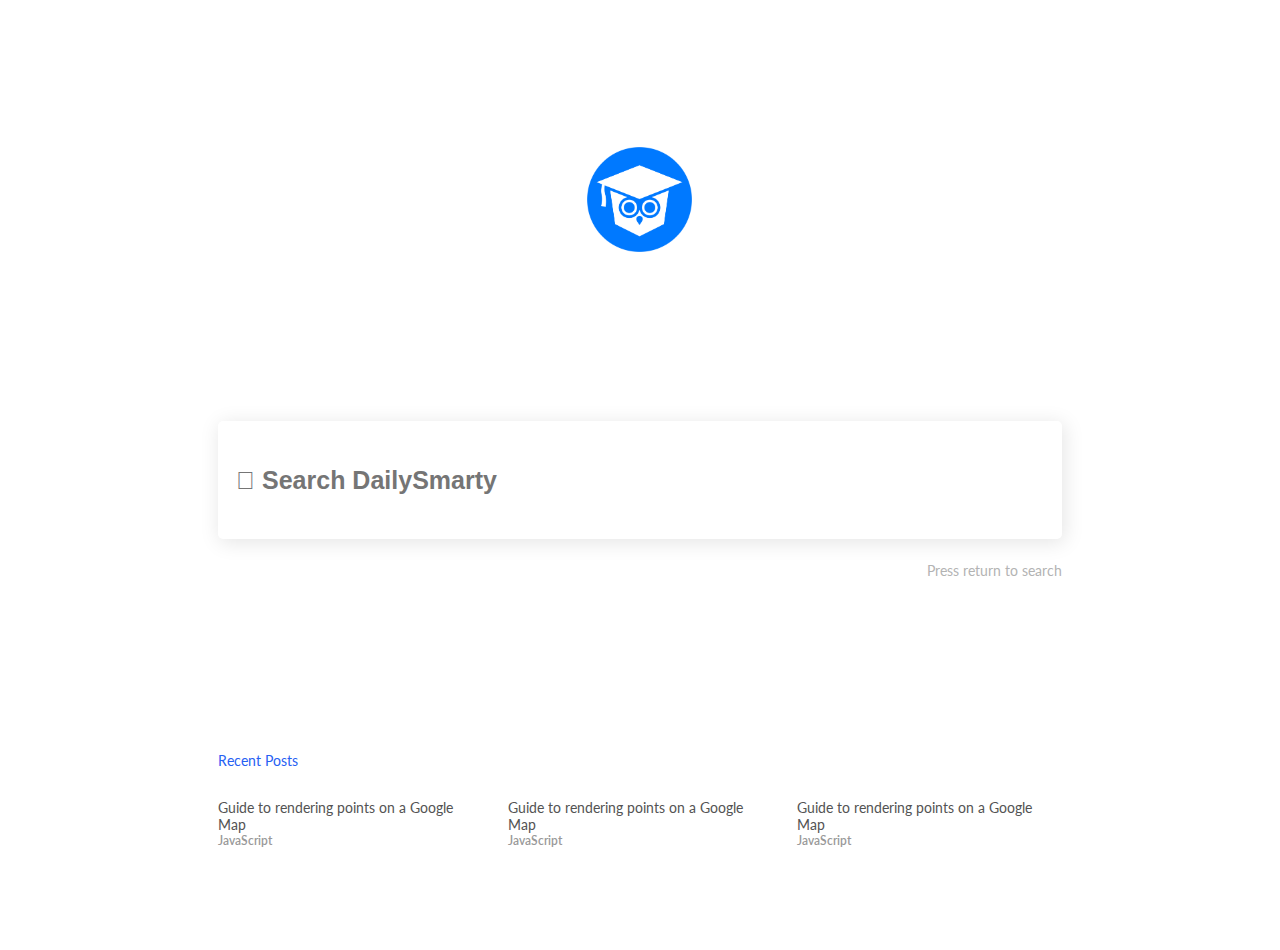
<file: daily smarty - search/index.html>
<!DOCTYPE html>
<html>

<head>
    <meta charset="utf-8" />
    <meta http-equiv="X-UA-Compatible" content="IE=edge">
    <title>Front End Search Implementation</title>
    <meta name="viewport" content="width=device-width, initial-scale=1">
    <link href="https://fonts.googleapis.com/css?family=Lato" rel="stylesheet">
    <link rel="stylesheet" href="https://use.fontawesome.com/releases/v5.0.13/css/all.css" integrity="sha384-DNOHZ68U8hZfKXOrtjWvjxusGo9WQnrNx2sqG0tfsghAvtVlRW3tvkXWZh58N9jp"
        crossorigin="anonymous">
    
        <link rel="stylesheet" type="text/css" media="screen" href="styles/styles.css" />

</head>

<body>

    <div class="container container-homepage">
        <div class="homepage-logo">
            <img src="images/ds_circle_logo.png" alt="">
        </div>

        <div class="search-bar homepage-search-bar">
            <input type="text" placeholder="&#xf002; Search DailySmarty">
            <p>Press return to search</p>
        </div>

        <div class="recent-posts-wrapper">
            <div class="recent-posts-heading">
                Recent Posts
            </div>

            <div class="recent-posts">
                <div class="recent-post">
                    <div class="recent-post-title">
                        Guide to rendering points on a Google Map
                    </div>
                    <div class="recent-post-category">
                        JavaScript
                    </div>
                </div>
                <div class="recent-post">
                    <div class="recent-post-title">
                        Guide to rendering points on a Google Map
                    </div>
                    <div class="recent-post-category">
                        JavaScript
                    </div>
                </div>
                <div class="recent-post">
                    <div class="recent-post-title">
                        Guide to rendering points on a Google Map
                    </div>
                    <div class="recent-post-category">
                        JavaScript
                    </div>
                </div>
            </div>
        </div>
    </div>

</body>

</html>
</file>
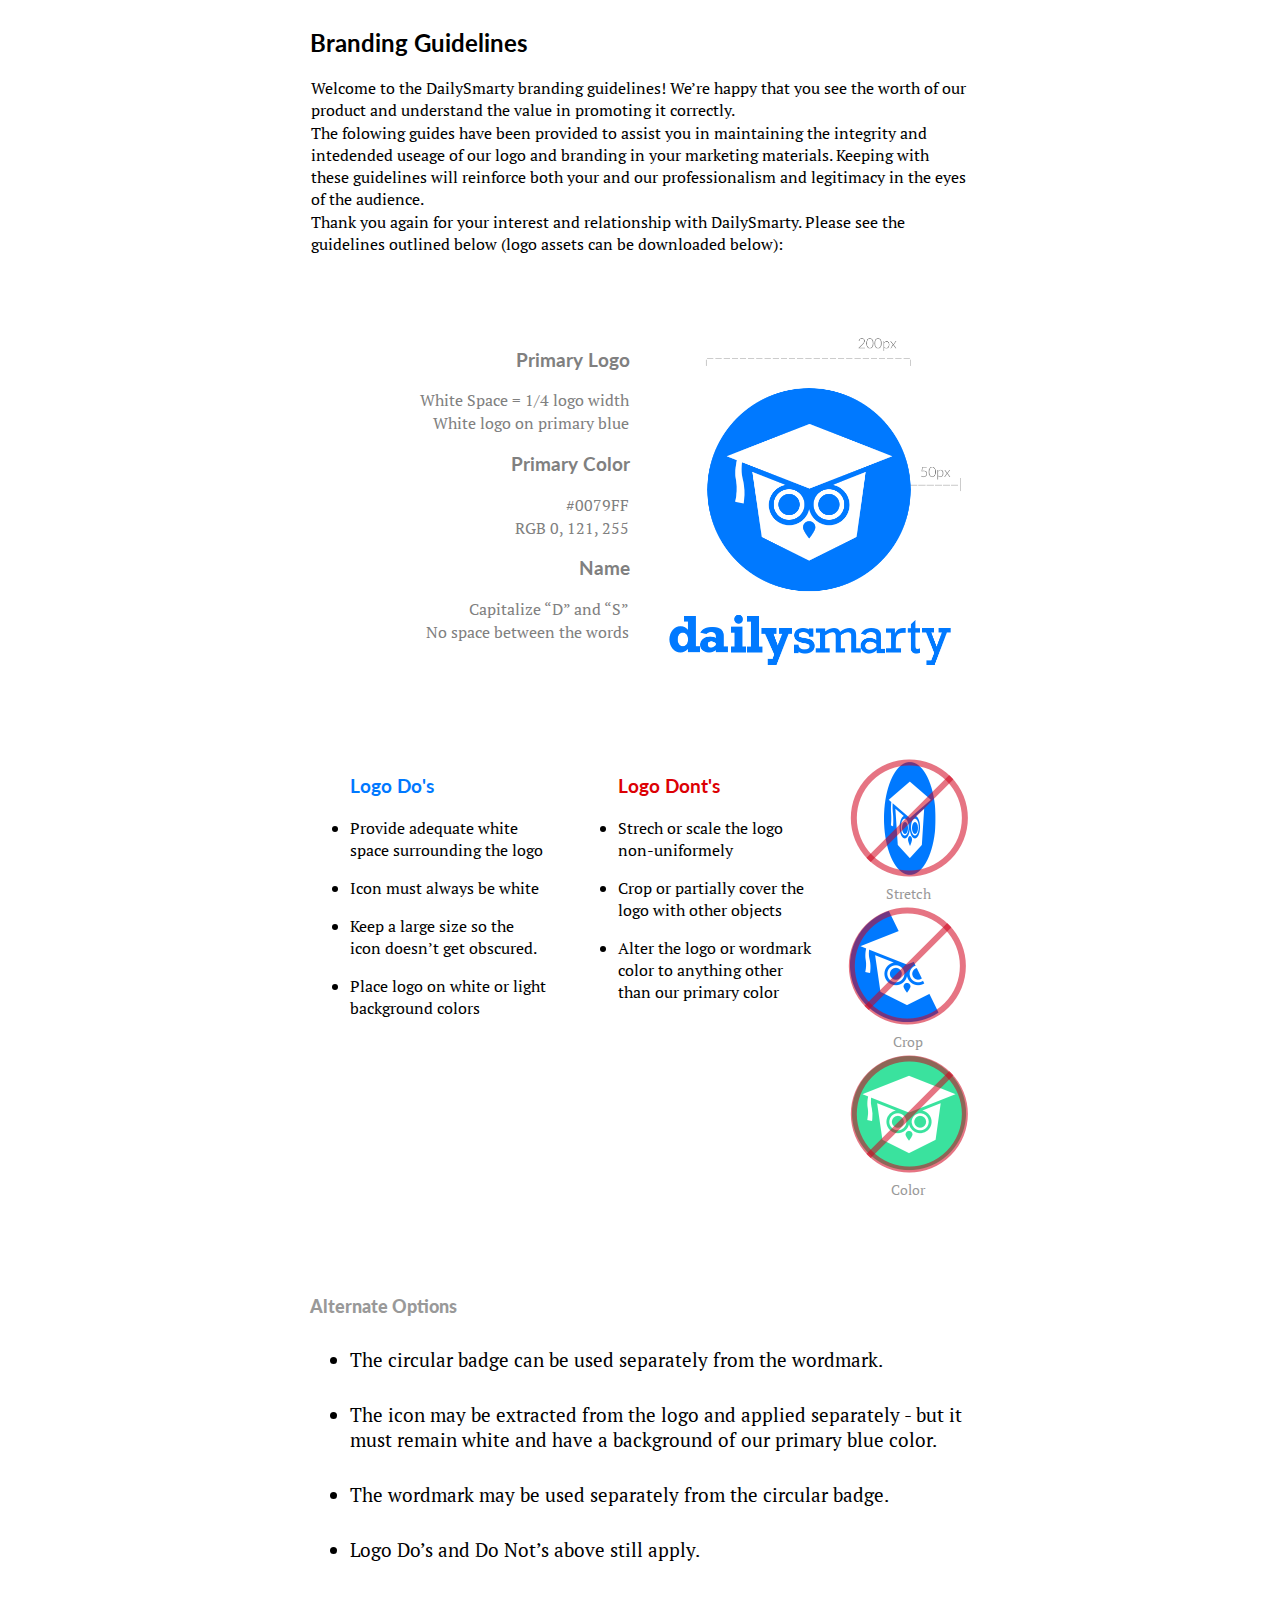
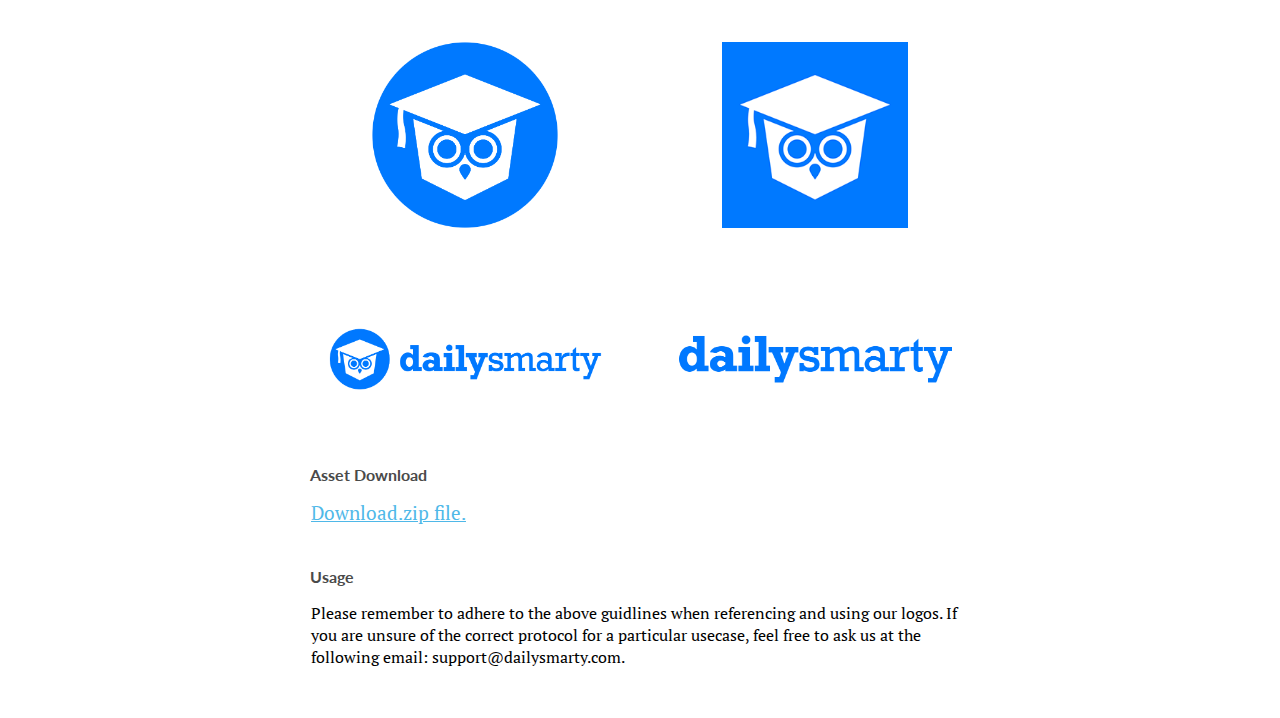
<file: daily smarty/index.html>
<!DOCTYPE html>
<html lang='en'>

<head>
  <meta charset='UTF-8'>
  <title>CSS Grid</title>
  <link href="https://fonts.googleapis.com/css?family=Lato" rel="stylesheet">
  <link href="https://fonts.googleapis.com/css?family=PT+Serif" rel="stylesheet">

  <link rel="stylesheet" href="styles/styles.css">
  <link rel="stylesheet" href="styles/media-queries.css"> 
  
</head>

<body>

<div class="container">
    
    <div class="content-wrapper">

        <h2>Branding Guidelines</h2>
        <p>Welcome to the DailySmarty branding guidelines! We’re happy that you see the worth of our product and understand the value in promoting it correctly.</p>
        <p>The folowing guides have been provided to assist you in maintaining the integrity and intedended useage of our logo and branding in your marketing materials. Keeping with these guidelines will reinforce both your and our professionalism and legitimacy in the eyes of the audience.</p>
        <p>Thank you again for your interest and relationship with DailySmarty. Please see the guidelines outlined below (logo assets can be downloaded below):</p>
    

        <div class="style-details">
            <div class="style-details-text">
                <h3>Primary Logo</h3>
                <p>White Space = 1/4 logo width</p>
                <p>White logo on primary blue</p>

                <h3>Primary Color</h3>
                <p>#0079FF</p>
                <p>RGB 0, 121, 255</p>

                <h3>Name</h3>
                <p>Capitalize “D” and “S”</p>
                <p>No space between the words</p>
            </div>
                
            <div class="style-details-logo">
                <img src="images/logo-with-margin.png" alt="">
            </div>
        </div>

        <div class="do-donts-wrapper">
            <div class="do-donts-list">    
                    
                    <div class="do-donts-header">                    
                        <div class="color-blue">
                            <h3>Logo Do's</h3>
                        </div>
                    </div>
                        <ul>
                            <li>Provide adequate white space surrounding the logo</li>
                            <li>Icon must always be white</li>
                            <li>Keep a large size so the icon doesn’t get obscured.</li>
                            <li>Place logo on white or light background colors</li>
                        </ul>
                
            </div>
            
            <div class="do-donts-list">
                
                    <div class="do-donts-header">
                        <div class="color-red">
                            <h3>Logo Dont's</h3>
                        </div>
                    </div>  
                        <ul>
                        <li>Strech or scale the logo non-uniformely</li>
                        <li>Crop or partially cover the logo with other objects</li>
                        <li>Alter the logo or wordmark color to anything other than our primary color</li>
                    </ul>
                
            </div>
            
            <div class="do-donts-images">
                <div>
                <img src="images/dont_stretch.png" alt="">
                <p>Stretch</p>
                <img src="images/dont_crop.png" alt="">
                <p>Crop</p>
                <img src="images/dont_color.png" alt="">
                <p>Color</p>
                </div>  
            </div>              

        </div>

        <div class="alternate-options-wrapper">
            <h3>Alternate Options</h3>
            <ul>
                <li>The circular badge can be used separately from the wordmark.</li>
                <li>The icon may be extracted from the logo and applied separately - but it must remain white and have a background of our primary blue color.</li>
                <li>The wordmark may be used separately from the circular badge.</li>
                <li>Logo Do’s and Do Not’s above still apply.</li>
            </ul>
        

            <div class="alternate-options-images">
                <img class="image-logos" src="images/ds_circle_logo.png" alt="">
                <img class="image-logos" src="images/ds_square_logo.png" alt="">
                <img class="text-logos" src="images/ds_icon_text_logo.png" alt="">
                <img class="text-logos" src="images/ds_text_logo.png" alt="">
            </div>
        </div>

        <div class="asset-usage-wrapper">
            <h3>Asset Download</h3>
            <p>
            <a href="https://www.dailysmarty.com/corporate/branding#">Download.zip file.</a>
            </p>
            <h3>Usage</h3>
            <p>Please remember to adhere to the above guidlines when referencing and using our logos. If you are unsure of the correct protocol for a particular usecase, feel free to ask us at the following email: support@dailysmarty.com.</p>
        
        </div>

    </div>
</div>

</body>

</html>
</file>
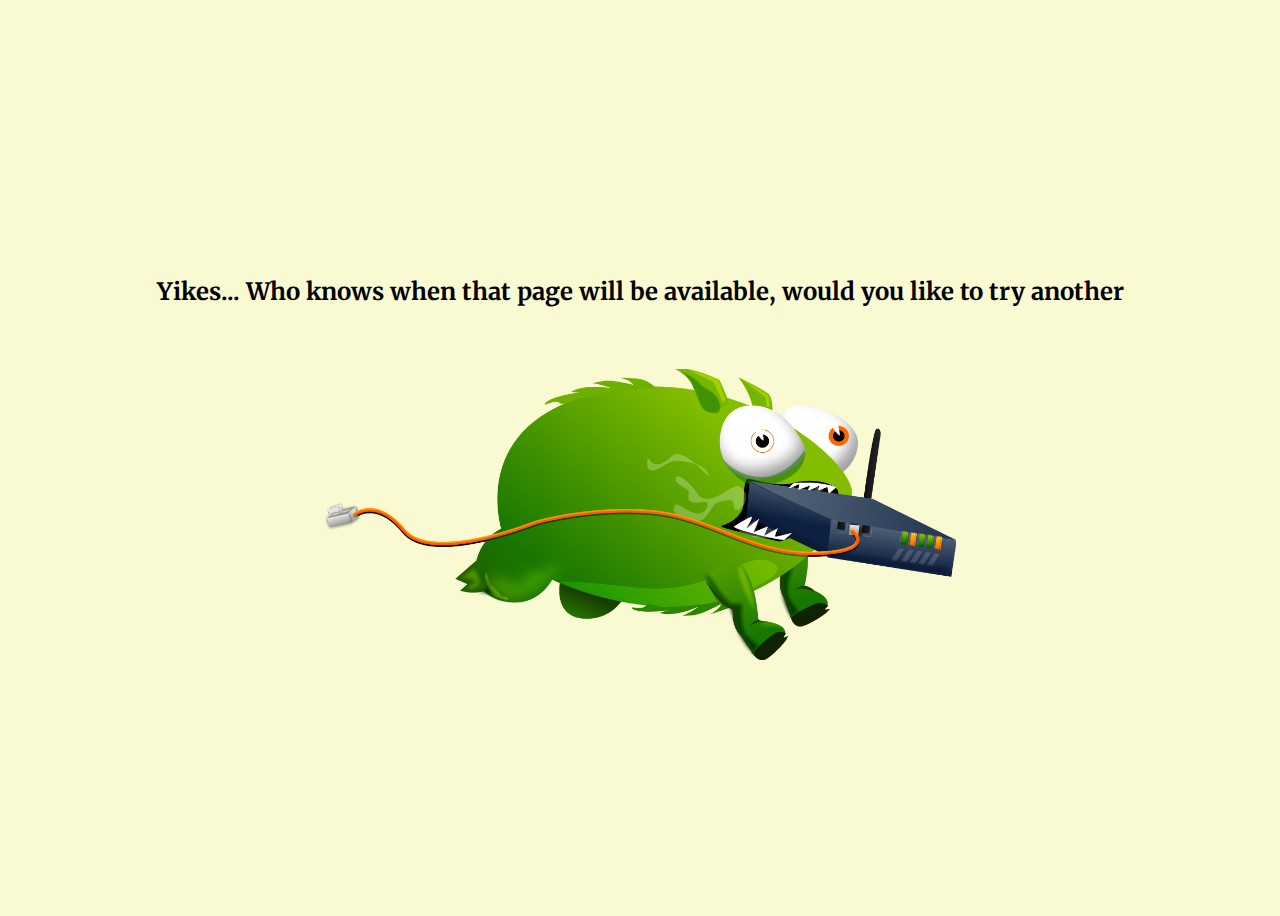
<file: FlexBox Course/Lessons/01- Error Page - Centering/index.html>
<!DOCTYPE html>
<html lang="en">
<head>
    <meta charset="UTF-8">
    <meta name="viewport" content="width=device-width, initial-scale=1.0">
    <meta http-equiv="X-UA-Compatible" content="ie=edge">
    <title>Error Page</title>

    <link href="https://fonts.googleapis.com/css?family=Merriweather&display=swap" rel="stylesheet">
    <link rel="stylesheet" href="styles.css">

</head>

<body>
    <div class="error-wrapper">
        <div class="error-heading">
            <h2>Yikes... Who knows when that page will be available, would you like to try another</h2>
            
        </div>
        <img src="Images/tbot.png" alt="">
    </div>


</body>
</html>
</file>
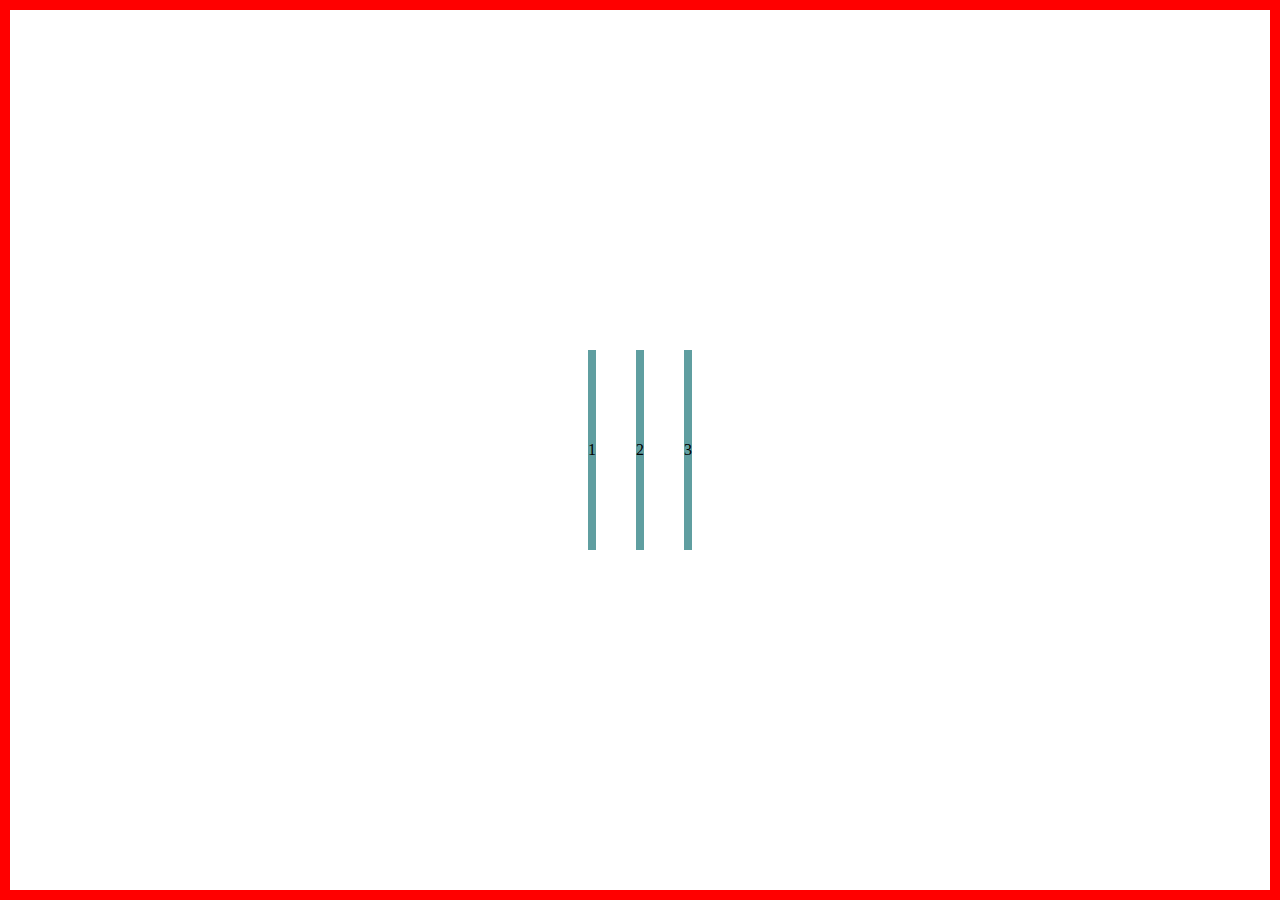
<file: FlexBox Course/Lessons/03- Flex Basis/index.html>
<!DOCTYPE html>
<html lang='en'>
<head>
  <meta charset='UTF-8'>
  <title>Flex Basis</title>
  <style>
    body {
        margin: 0;
        padding: 0;
    }
    
    .container {
        margin: 0;
        height: calc(100vh - 20px);
        width: calc(100vw - 20px);
        border: 10px solid red;
        display: flex;
        justify-content: center;
        align-items: center;
    }

    .blocks {
        display: flex;
        justify-content: center;
        align-items: center;
        width: 1000px;
    }
    
    .block {
        background-color:cadetblue;
        height: 200px;
        margin: 20px;
        display: flex;
        justify-content: center;
        align-items: center;
    }
    /* Flex basis dictates the % of the parent element each item takes up */
    /* Flex Grow dictates the rate that an element will grow in relation to the available space, so 'grow: 4' means 4x a 'grow: 1' */
    /* Flex Shrink means that the selected element will shrink #x faster than the other elements with shrink; has to have a basis. So 'shrink: 4' will shrink 4x faster than 'shrink: 1'*/

    .block1 {
        /* flex-basis: 400px; */
        /* flex-grow: 4; */
        /* flex-shrink: 2; */
    }
    
    .block2 {
        /* flex-basis: 100px; */
        /* flex-grow: 1; */
        /* flex-shrink: 1; */
    }
    
    .block3 {
        /* flex-basis: 200px; */
        /* flex-grow: 2; */
        /* flex-shrink: 1; */
    }
  </style>

</head>

<body>
  <div class="container">
    <div class="blocks">
      <div class="block block1">1</div>
      <div class="block block2">2</div>
      <div class="block block3">3</div>
    </div>
  </div>
</body>
</html>
</file>
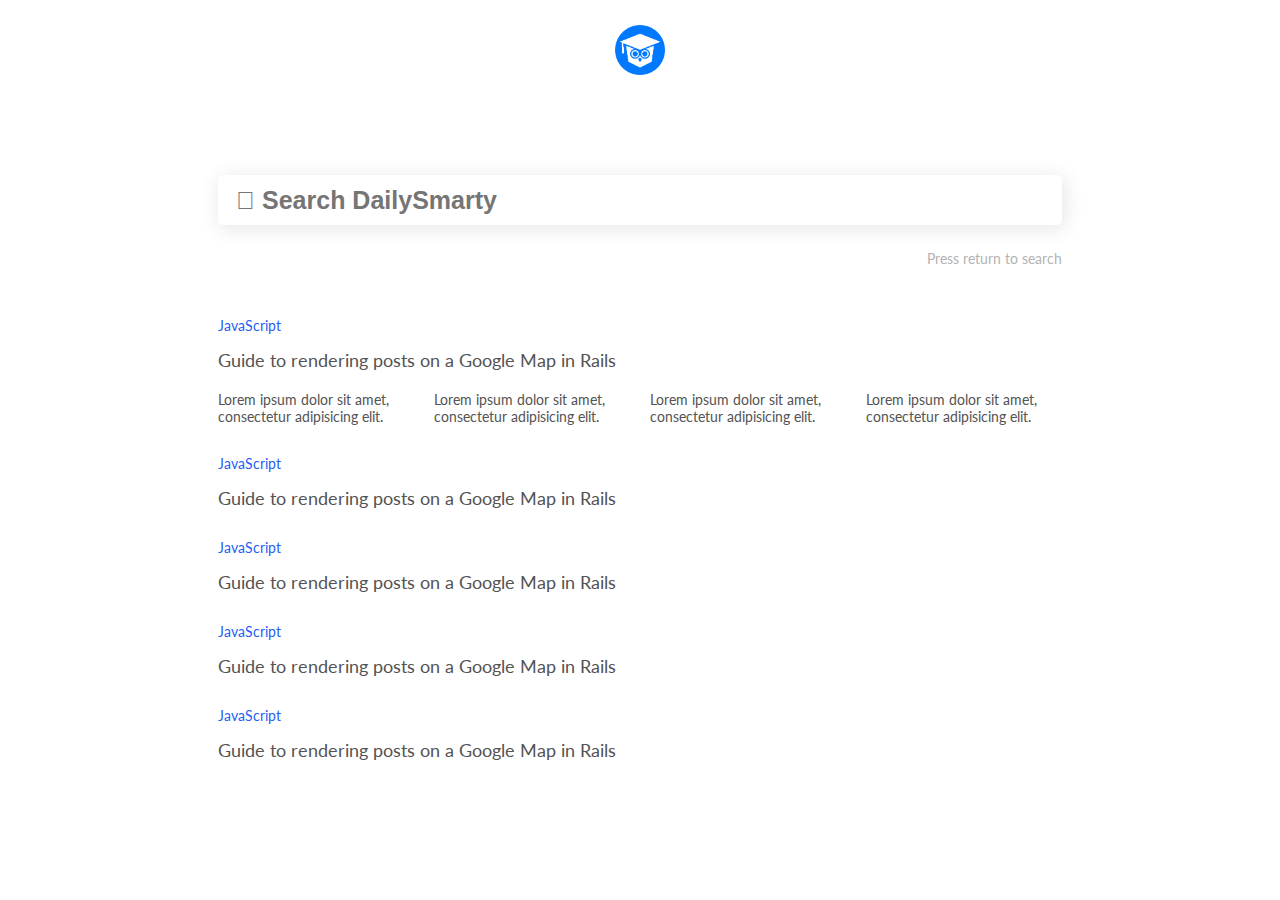
<file: daily smarty - search/Results.html>
<!DOCTYPE html>
<html>

<head>
    <meta charset="utf-8" />
    <meta http-equiv="X-UA-Compatible" content="IE=edge">
    <title>Front End Search Implementation Result Page</title>
    <meta name="viewport" content="width=device-width, initial-scale=1">
    <link href="https://fonts.googleapis.com/css?family=Lato" rel="stylesheet">
    <link rel="stylesheet" href="https://use.fontawesome.com/releases/v5.0.13/css/all.css" integrity="sha384-DNOHZ68U8hZfKXOrtjWvjxusGo9WQnrNx2sqG0tfsghAvtVlRW3tvkXWZh58N9jp"
        crossorigin="anonymous">
    
    <link rel="stylesheet" type="text/css" media="screen" href="styles/styles.css" />
</head>

<body>

    <div class="container">
        <div class="results-logo">
            <img src="images/ds_circle_logo.png" alt="">
        </div>

        <div class="search-bar results-search-bar">
            <input type="text" placeholder="&#xf002; Search DailySmarty">
            <p>Press return to search</p>
        </div>

        <div class="results-posts-wrapper">

            <div class="post">
                <div class="category-name">
                    JavaScript
                </div>

                <div class="result-post-title">
                    <a href="#">
                        Guide to rendering posts on a Google Map in Rails
                    </a>
                </div>

                <div class="result-post-links-wrapper">
                    <a href="#" class= "result-post-link">Lorem ipsum dolor sit amet, consectetur adipisicing elit.</a>
                    <a href="#" class= "result-post-link">Lorem ipsum dolor sit amet, consectetur adipisicing elit.</a>
                    <a href="#" class= "result-post-link">Lorem ipsum dolor sit amet, consectetur adipisicing elit.</a>
                    <a href="#" class= "result-post-link">Lorem ipsum dolor sit amet, consectetur adipisicing elit.</a>
                </div>
            </div>
            <div class="post">
                <div class="category-name">
                    JavaScript
                </div>

                <div class="result-post-title">
                    <a href="#">
                        Guide to rendering posts on a Google Map in Rails
                    </a>
                </div>
            </div>
            <div class="post">
                <div class="category-name">
                    JavaScript
                </div>

                <div class="result-post-title">
                    <a href="#">
                        Guide to rendering posts on a Google Map in Rails
                    </a>
                </div>
            </div>
            <div class="post">
                <div class="category-name">
                    JavaScript
                </div>

                <div class="result-post-title">
                    <a href="#">
                        Guide to rendering posts on a Google Map in Rails
                    </a>
                </div>
            </div>
            <div class="post">
                <div class="category-name">
                    JavaScript
                </div>

                <div class="result-post-title">
                    <a href="#">
                        Guide to rendering posts on a Google Map in Rails
                    </a>
                </div>
            </div>
        </div>
    </div>

</body>

</html>
</file>
<file: daily smarty - search/styles/styles.css>
html {
    font-family: "Lato", sans-serif;
    box-sizing: border-box;
    font-size: 62.5%;
}

*,
*::before,
*::after {
    margin: 0;
    padding: 0;
    box-sizing: inherit;
}

.container {
    display: grid;
    grid-template-rows: repeat(auto-fit, minmax(100px, 1fr));
    grid-template-columns: 1fr 1fr 1fr;
    justify-items: center;
}

.container-results {
    margin-top: 2em;
}

.container-homepage {
    margin-top: 5em;
    align-items: center;
    height: 100vh;
}

.homepage-logo {
    grid-column: 2;
    grid-row: 1;
}

.homepage-logo img {
    width: 10.5rem;
}

.search-bar {
    grid-column: 1/-1;
    grid-row: 2;
}

.search-bar input {
    width: 66vw;
    height: 11.8rem;
    padding-left: 0.75em;
}

.search-bar input[type="text"] {
    font-size: 2.5em;
    font-family: "Font Awesome\ 5 Free", Arial, Helvetica, sans-serif;
    font-weight: 600;
    color: #585858;
    box-shadow: 2px 3px 20px 1px rgba(0, 0, 0, 0.1);
    border: 0px solid transparent;
    border-radius: 0.5rem;
}

.search-bar input[type="text"]::placeholer {
    font-family: "Font Awesome\ 5 Free", Arial, Helvetica, sans-serif;
    font-weight: 600;
    color: #a4a4a4;
}

.search-bar input[type="text"]:focus {
    outline: none;
    box-shadow: 2px 3px 20px 1px rgba(0, 0, 0, 0.3);
}

.search-bar p {
    color: #b3b3b3;
    font-size: 1.4rem;
    line-height: 1.7rem;
    margin-top: 2.3rem;
    text-align: right;
}

.homepage-search-bar input {
    height: 11.8rem;
}

.results-search-bar input {
    height: 5rem;
    margin-top: 3em;
    margin-bottom: 1em;
}

.recent-posts-wrapper {
    grid-column: 1/-1;
    grid-row: 3;
}

.recent-posts-heading {
    color: #2660f3;
    margin-bottom: 3rem;
    font-size: 1.4rem;
}

.recent-posts {
    display: grid;
    width: 66vw;
    grid-template-columns: repeat(auto-fit, minmax(100px, 1fr));
    grid-gap: 2.5rem;
}

.recent-post-title {
    color: #535353;
    font-size: 1.4rem;
}

.recent-post-category {
    color: #999999;
    font-size: 1.2rem;
    font-weight: 600;
}

/* Results Page Styles */

.results-posts-wrapper {
    grid-row: 3;
    grid-column: 1/-1;
    width: 66vw;
}

.post {
    margin-top: 3em;
    margin-bottom: 3em;
}

.category-name {
    color: #2660f3;
    margin-bottom: 1.5rem;
    font-size: 1.4rem;
}

.result-post-title a {
    color: #535353;
    text-decoration: none;
    font-size: 1.8rem;
}

.result-post-links-wrapper {
    margin-top: 2rem;
    display: grid;
    grid-template-columns: repeat(auto-fit, minmax(100px, 1fr));
    grid-gap: 2rem;
}

.result-post-link {
    color: #535353;
    text-decoration: none;
    font-size: 1.4rem;
}

.result-post-link:hover {
    text-decoration: underline;
}

.results-logo {
    grid-row: 1;
    grid-column: 2;
    display: flex;
    justify-content: center;
    align-items: center;
}

.results-logo img {
    width: 50px;
}

.results-search-bar p {
    margin-top: 0;
    margin-bottom: 2rem;
}
</file>
<file: daily smarty/styles/styles.css>
body {
    font-family: 'Lato', sans-serif;
    background-color: #ffffff;
  }
  p,
  li {
    font-family: 'PT Serif', serif;
  }

.container {
    display: flex;
    justify-content: center;
}

.content-wrapper {
    width: 660px;
}

.style-details {
    display: grid;
    grid-template-columns: 1fr 1fr;
    margin-top: 75px;
    margin-bottom: 75px;
    grid-gap: 20px;
}

.style-details-text {
    color: #808080;
    font-weight: normal;
    text-align: right;
}

.stle-details-text h3 {
    font-family: "LatoBold";
    color: #4A4A4A;
    font-weight: 700;
    margin-top: 40px;
    margin-bottom: 10px;
}

p {
    margin: 1px;
}

.style-details-logo img {
    width: 100%;
}

.do-donts-wrapper {
    display: grid;
    grid-template-columns: 2fr 2fr 1fr;
    margin-top: 75px;
    margin-bottom: 75px;
    grid-gap: 30px;
}

.do-donts-list {
    box-sizing: inherit;
}

.do-donts-list ul {
    display: block;
    list-style-type: disc;
    margin-block-start: 1em;
    margin-block-end: 1em;
    margin-inline-start: 0px;
    margin-inline-end: 0px;
    padding-inline-start: 40px
}

.do-donts-list li {
    margin-top: 30px;
    margin-bottom: 30px;
    font-size: 16px;
    margin-top: 0;
    margin-bottom: 1rem;
    
}

.color-blue h3 {
    color: #0079ff;
}

.color-red {
    color: #dc0004;
}

.do-donts-header {
    font-weight: 900;
    margin-bottom: 20px;
    margin-left: 40px;
}

.do-donts-images {
    margin-bottom: 20px;
    text-align: center;
}

.do-donts-images div {
    font-size: 14px;
    color: #999999;
}

.alternate-options-wrapper {
    margin-top: 75px;
    margin-bottom: 75px;
}

.alternate-options-wrapper h3 {
    color: #999999;
    font-size: 18px;
    font-weight: 900;
}

.alternate-options-wrapper li {
    margin-top: 30px;
    margin-bottom: 30px;
    font-size: 19px;
}

.alternate-options-images {
    margin-top: 80px;
    display: grid;
    grid-template-columns: repeat(2, 1fr);
    justify-items: center;
    grid-gap: 100px 40px;
}

.image-logos {
    width: 60%;
}

.text-logos {
    width: 90%;
}

.asset-usage-wrapper h3 {
    color: #4A4A4A;
    font-weight: 700;
    font-size: 16px;
}

.asset-usage-wrapper a {
    color: #4fb8e8;
    font-size: 19px
}

.asset-usage-wrapper p {
    margin-bottom: 42px;
}
</file>
<file: daily smarty/styles/media-queries.css>
@media (max-width: 48em) {
    .style-details, .do-donts-wrapper {
        grid-template-columns: 1fr;
        grid-gap: 50px;
    }

    .style-details-text {
        text-align: center;
    }

    .do-donts-wrapper {
        grid-template-columns: 1fr;
    }
}
</file>
<file: FlexBox Course/Lessons/01- Error Page - Centering/styles.css>
body {
    background-color: lightgoldenrodyellow;
    font-family: 'Merriweather', serif;
}

.error-wrapper {
    display: flex;
    justify-content: center;
    align-items: center;
    height: 100vh;
    flex-direction: column;
}

.error-wrapper > .error-heading {
    margin-bottom: 42px;
}

img {
    width: 50%;
}
</file>
